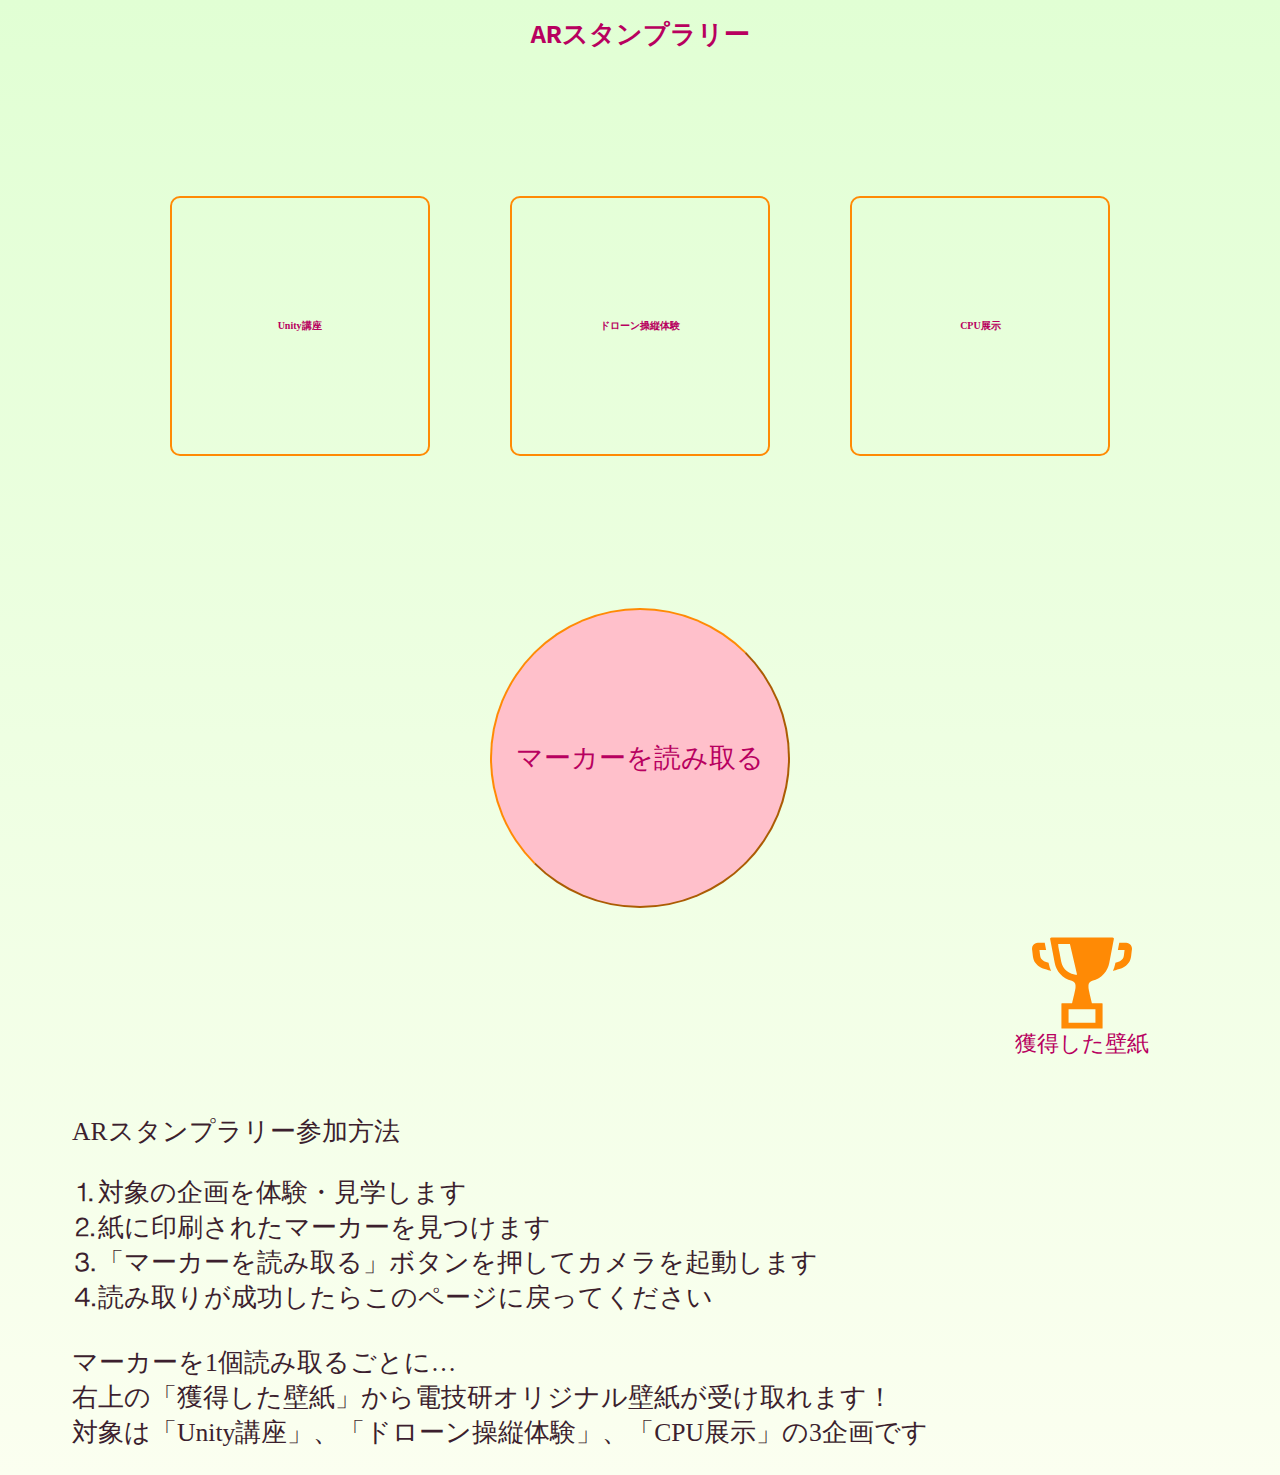
<file: index.html>
<!DOCTYPE html>
<html lang="ja">
<head>
    <meta charset="UTF-8">
    <meta name="viewport" content="width=device-width, initial-scale=1.0">
    <title>スタンプラリー</title>
    <meta name="description" content="ここにサイト説明を入れます">
    <style>
        body{
            /* 背景をグラデーションにする */
            background: linear-gradient(0deg, #fbfff0, #e1ffd4);
            color:#cccccc;
        }
        .title{
            font-family: monospace;
            color: #b8005f;
            text-align: center;
            margin: 0 calc(50% - 50vw);
            width: 100vw;
        }
        .grid-container {
            display: grid;
            grid-template-columns: repeat(3, auto);
            padding: 10%;
            gap: 10px;
            place-items: center;
        }
        .grid-item {
            z-index: 0;
            width: 20vw;
            height: 20vw;
            border: 2px solid #ff8a05;
            display: flex;
            align-items: center;
            justify-content: center;
            font-size: 10px;
            cursor: pointer;
            border-radius: 10px;
            color: #b80060;
            font-weight: bold;
            white-space:inherit;
        }
        .stamped {
            background-color: #ffeb3b;
        }
        .center{
            display: flex;
            justify-content: center;
            align-items: center;
            height: 350px
        }
        .cambutton{
            z-index: 0;
            width: 90vmin;
            height: 90vmin;
            max-width: 300px;
            max-height: 300px;
            border-radius: 300px;
            border-color: #ff8a05;
            display: block;
            box-sizing: border-box;
            background: pink;
            color: #b80060;
            text-decoration: none;
            text-align: center;
            margin: 10px 0;
            font-size:min(9vw,27px);
            transform: translate(50%, auto);

            transition: .2s cubic-bezier(0.45, 0, 0.55, 1);
        }
        .cambutton:hover {
            background: #ffffff00;
            color: #ff701e;
        }


        .video-container {
        height: 50vh;
        position: relative;
        overflow: hidden;
        }
        @media (min-width: 600px) {
        .video-container {
            height: 100vh;
        }
        }

        video {
        -o-object-fit: cover;
            object-fit: cover;
        position: absolute;
        height: 100%;
        width: 100%;
        top: 0;
        left: 0;
        }

        .bingo1{
            z-index: 1;
            border-radius: 100px;
            border-width: 400px;
            background-color: #b80060;
            position:unset;
            width: 400px;
            height: 20px;
            left: 0;
            right: -12px;
            top: -280px;
            bottom : 0;
            margin:  auto;
        }
        .dis{
            font-size: 22px;
            color: #b80060;
            text-align: center;
            transform: translate(0, -30px);
        }
        ._dis{
            font-size: 2vw;
            color: #3c1f2e;
            text-align: left;
            transform: translate(5vw, 0);
            width: 80%;
        }
        .ignite{
            animation-delay:1s;
            animation:bingo .2s ease-in;
            animation-fill-mode:forwards;
        }
        @keyframes bingo {

            0% {
                width: 0;
                }
            100% {
                width: 400px;
                }
        }


        #popup {
        display: none; /* label でコントロールするので input は非表示に */
        }

        .popup-open {
        cursor: pointer; /* マウスオーバーでカーソルの形状を変えることで、クリックできる要素だとわかりやすいように */
        width: 100%;
        transition: .2s cubic-bezier(0.45, 0, 0.55, 1);
        text-align: center;
        }
        .popup-open:hover {
            background: #ffffff00;
            color: #ff711e00;
        }

        .popup-overlay {
        display: none; /* input にチェックが入るまでは非表示に */
        }

        #popup:checked ~ .popup-overlay {
        display: block;
        z-index: 99999;
        background-color: #00000070;
        position: fixed;
        width: 100%;
        height: 100vh;
        top: 0;
        left: 0;
        }

        .popup-window {
        width: 90vmin;
        height: 90vmin;
        max-width: 700px;
        padding: 20px;
        background-color: #282042;
        border-radius: 6px;
        position: fixed;
        top: 50%;
        left: 50%;
        transform: translate(-50%, -50%);
        
        }

        .popup-text {
        margin: 0;
        }

        .popup-text:not(:last-of-type) {
        margin-bottom: 1em
        }

        .popup-close {
        cursor: pointer;
        position: absolute;
        top: 2%;
        right: 2%;
        }

        .trophy{
            width: 30%;
            margin-left: auto;
        }
        .grid-container-trophy {
            display:flex;
            justify-content: space-around;
            text-align: center;
            align-items: center;
            width: 90%;
            overflow-x: scroll;
        }
        .grid-item-trophy {
            object-fit: contain;
            z-index: 0;
            border: 5px solid rgb(255, 138, 5);
            align-items: center;
            cursor: pointer;
            border-radius: 10px;
            width: 30vmin;
        }
        li{
            list-style: none;
            min-width: 90%;
        }
        .resize-text{
            font-size: 5vmin;
            color:rgb(255, 138, 5);
        }

    </style>
</head>
<body>
    <!--<section class="video-container">
        <video src="AR0001-0100.mp4" autoplay loop playsinline></video>
        <div class="callout">
            <h1>見出し</h1>
            <div>コンテンツ</div>
        </div>
    </section>-->
    
    <div class="title">
        <h1>ARスタンプラリー</h1>
    </div>
    <!--<button onclick="resetcookies()">リセット</button>-->
    <div class="grid-container">
        <div class="grid-item" id="masu0">Unity講座</div>
        <div class="grid-item" id="masu1">ドローン操縦体験</div>
        <div class="grid-item" id="masu2">CPU展示</div>
    </div>
    
    <div class="center">
        <button onclick="location.href='camera.html'" class=cambutton>マーカーを読み取る</button>
    </div>
    
    <script>
        
        
        
        
        
        
        //ーーーーーーーーーー読み込みーーーーーーーーーーーー
        
        // 初期化を求めるフラグを立てます
        let isNeedInit = true;
        
        const prime_num = [2,3,5,7,11,13,17,19,23];
        value = 11;
        function initPage() {
            // 初期化フラグが立っている場合にのみ実行します
            if (!isNeedInit) {
                return;
            }
            // 初期化フラグを折ります
            isNeedInit = false;
            
            /* ページの初期化処理をここに書きます */
            console.log("initialize");
            console.log(document.cookie);
            value = document.cookie.split("=");
            value = value[1]
            for (let i = 0; i <= 2; i++) {
                if(value % prime_num[i] == 0) document.getElementById(`masu${i}`).style.backgroundColor = 'pink';
            }
            checkBingo();
        };
        
        // ページ離脱の際に初期化フラグを立て直します
        window.addEventListener('pagehide', () => {
            isNeedInit = true;
        });
        
        // ページ再訪問時に初期化を求めます
        window.addEventListener('pageshow', initPage);
        
        // 最初の初期化を実行します
        // 必要に応じてDOMContentLoaded等と連携してください
        initPage();
        
        
        
        
        
        
        //ビンゴ判定
        
        window.onload = function(){
            checkBingo();
        }
        function checkBingo() {
            if (value % prime_num[0] == 0){
                document.getElementById("pic1").src = "kabegami1.jpg";
            }
            if (value % prime_num[1] == 0){
                document.getElementById("pic2").src = "kabegami2.jpg";
            }
            if (value % prime_num[2] == 0){
                document.getElementById("pic3").src = "kabegami3.jpg";
            }

            if (value % prime_num[0] == 0 ||
            value % prime_num[1] == 0 ||
            value % prime_num[2] == 0) {
                alert("体験していただきありがとうございます！\n右下の「壁紙」にてスマホ用オリジナル壁紙をお受け取りください。");
                //bingos[i-1].classList.add("ignite");
                return true;
            }
        }
        
        
        //ーーーーーーーーーー読み込みーーーーーーーーーーーー
        
        //クッキーリセット
        function resetcookies()
        {
            document.cookie = "score=11";
        }
        function stamp(element) {
            //element.classList.toggle('stamped');
            //document.getElementById('masu1').style.backgroundColor = 'red';  
        }
        </script>
    
    <style>
        </style>


        <input type="checkbox" id="popup">
        <div class="trophy"><label class="popup-open" for="popup"> <li><img width="100vmin" height="100vmin" src="トロフィーのアイコン素材 3.svg" alt="aa"><p class="dis"><nobr>獲得した壁紙</nobr></p></li></label></div>
        <div class="popup-overlay">
            <div class="popup-window">
                <div class="grid-container-trophy">
                    <li><img id="pic1" class="grid-item-trophy" src="はてなマークのアイコン素材 12.svg"><p class="resize-text">Unity講座</p></li>
                    <li><img id="pic2" class="grid-item-trophy" src="はてなマークのアイコン素材 12.svg"><p class="resize-text">ドローン操縦体験</p></li>
                    <li><img id="pic3" class="grid-item-trophy" src="はてなマークのアイコン素材 12.svg"><p class="resize-text">ロボ技展示</p></li>
                </div>
                <label class="popup-close" for="popup">
                    <img width="40vmin" height="40vmin" src="禁止、閉じるのアイコン素材 3.svg">
                        <line x1="0" y1="0" x2="18" y2="18" stroke="white" stroke-width="3"></line>
                        <line x1="0" y1="18" x2="18" y2="0" stroke="white" stroke-width="3"></line>
                    </img>
                </label>
            </div>
        </div>
    <p class="_dis">ARスタンプラリー参加方法</p>
    <p class="_dis">
        ⒈対象の企画を体験・見学します<br>
        ⒉紙に印刷されたマーカーを見つけます<br>
        ⒊「マーカーを読み取る」ボタンを押してカメラを起動します<br>
        ⒋読み取りが成功したらこのページに戻ってください<br><br>
        マーカーを1個読み取るごとに…<br>
        右上の「獲得した壁紙」から電技研オリジナル壁紙が受け取れます！<br>
        対象は「Unity講座」、「ドローン操縦体験」、「CPU展示」の3企画です
    </p>
</body>
</html>
</file>
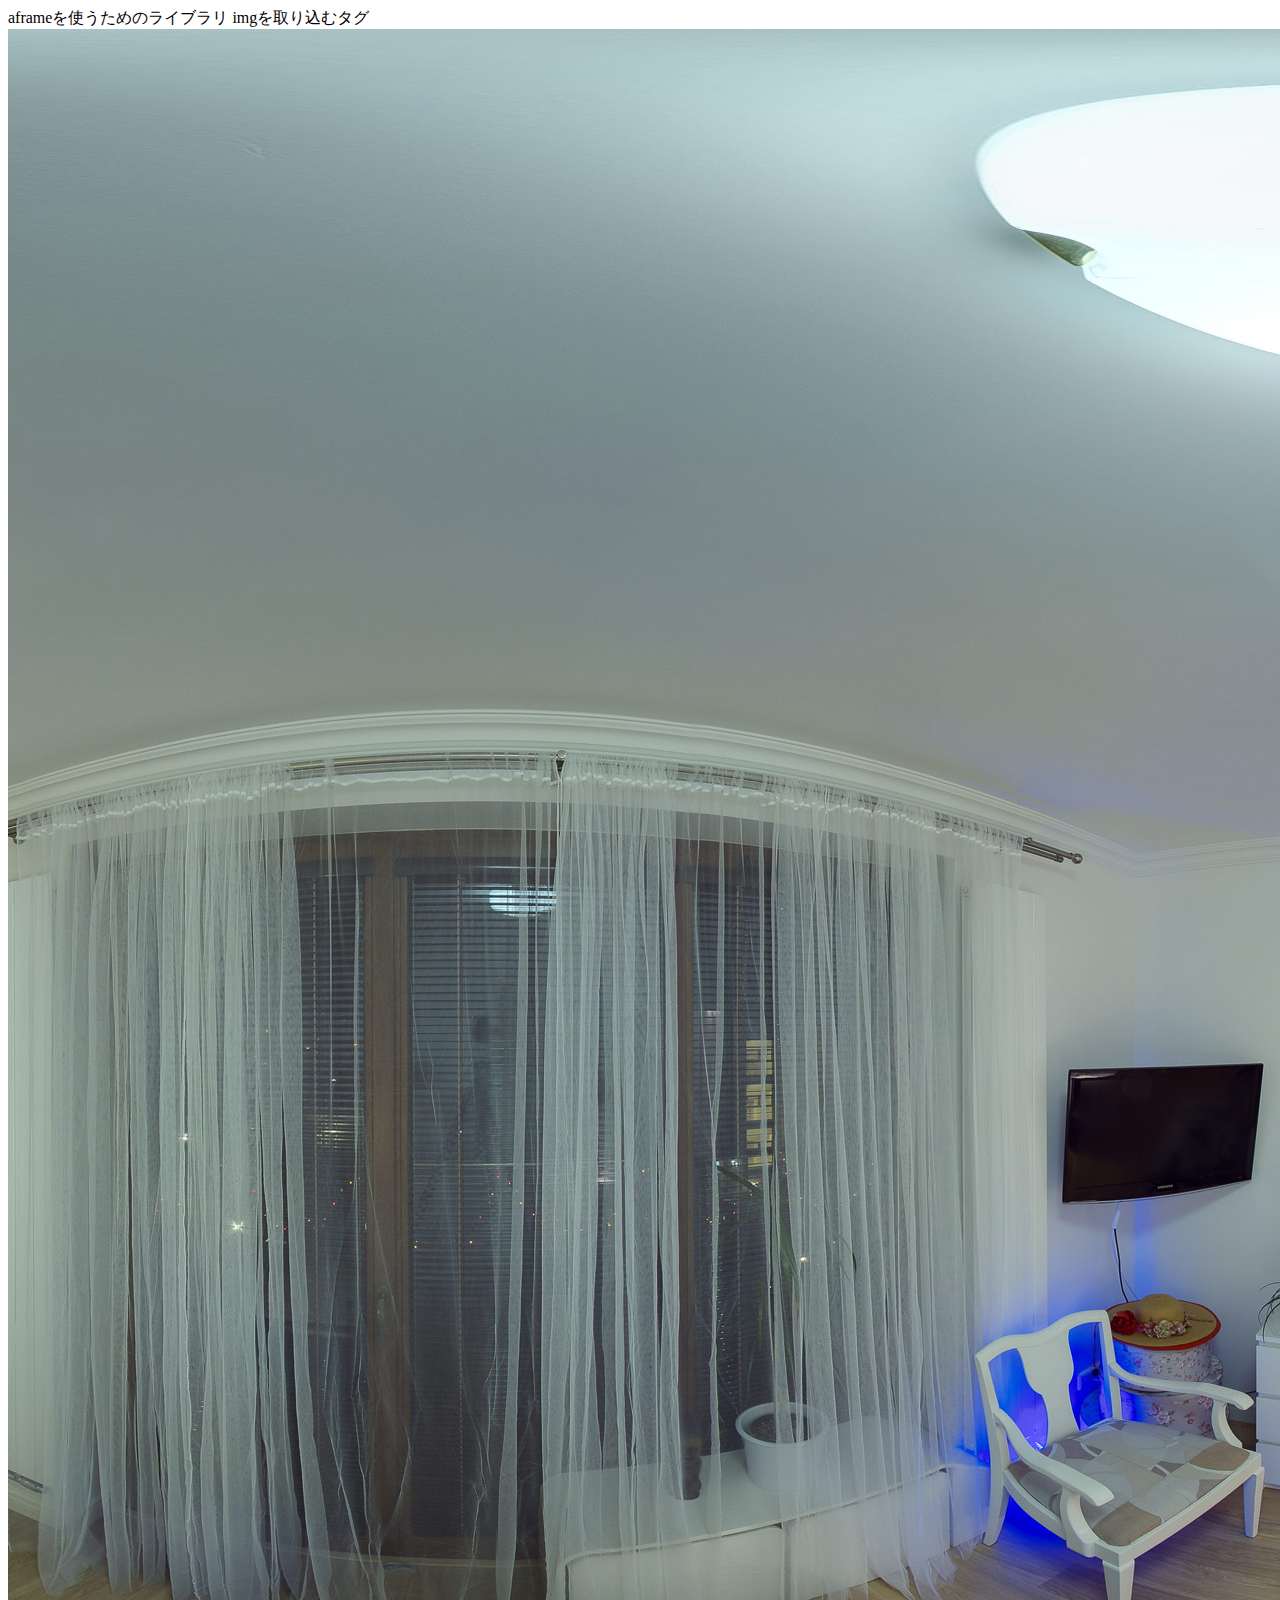
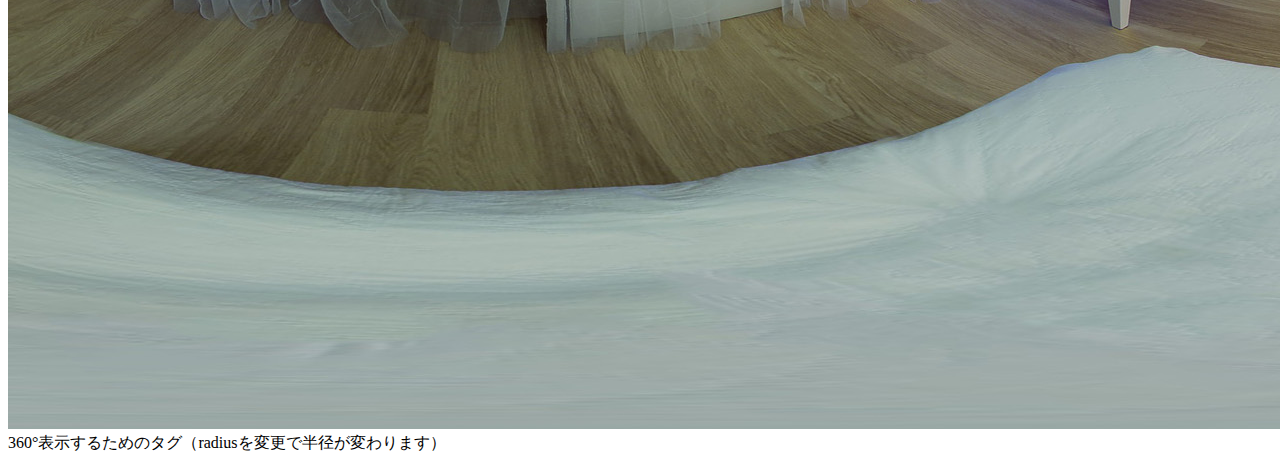
<file: a-frame-sky.html>
<!DOCTYPE html>
<html>
  <head>
    <title>atapra</title>
    <meta charset="UTF-8" />
    <meta name="viewport" content="width=device-width, initial-scale=1.0" />
aframeを使うためのライブラリ
    <script src="https://aframe.io/releases/1.0.4/aframe.min.js"></script>
  </head>
  <body>
    <a-scene>
      <a-assets>
imgを取り込むタグ
        <img id="sky" src="texture.jpg" />
      </a-assets>
360°表示するためのタグ（radiusを変更で半径が変わります）
      <a-sky id="image-360" radius="10" src="#sky"> </a-sky>
    </a-scene>
  </body>
</html>
</file>
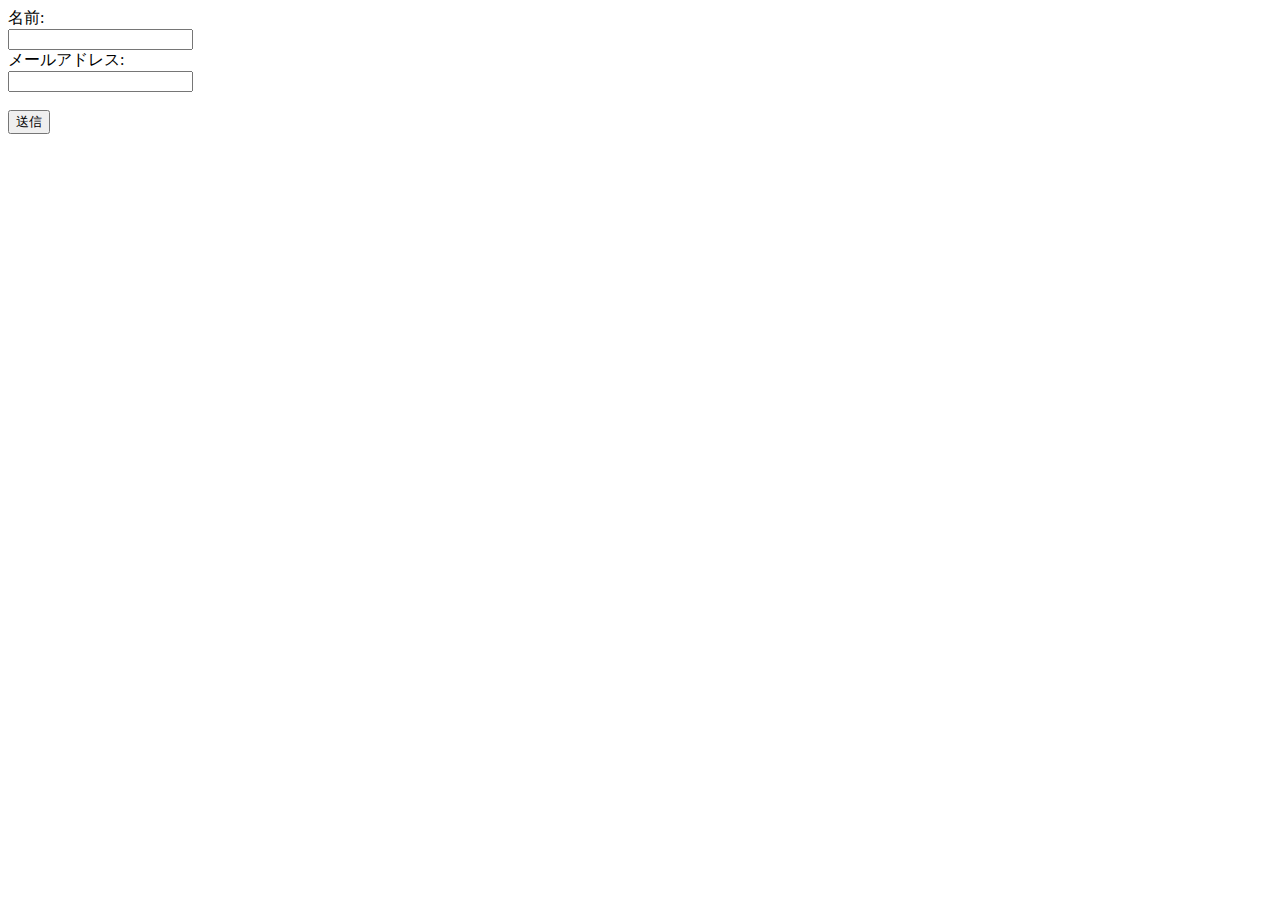
<file: spreadsheet.html>
<!DOCTYPE html>
<html>
  <head>
    <title>フォーム</title>
  </head>
  <body>
    <form id="myForm">
      <label for="name">名前:</label><br>
      <input type="text" id="name" name="name"><br>
      <label for="email">メールアドレス:</label><br>
      <input type="email" id="email" name="email"><br><br>
      <input type="button" value="送信" onclick="submitForm()">
    </form> 
    <script>
      function submitForm() {
        google.script.run.addData(document.getElementById("myForm"));
      }
    </script>
  </body>
</html>
</file>
